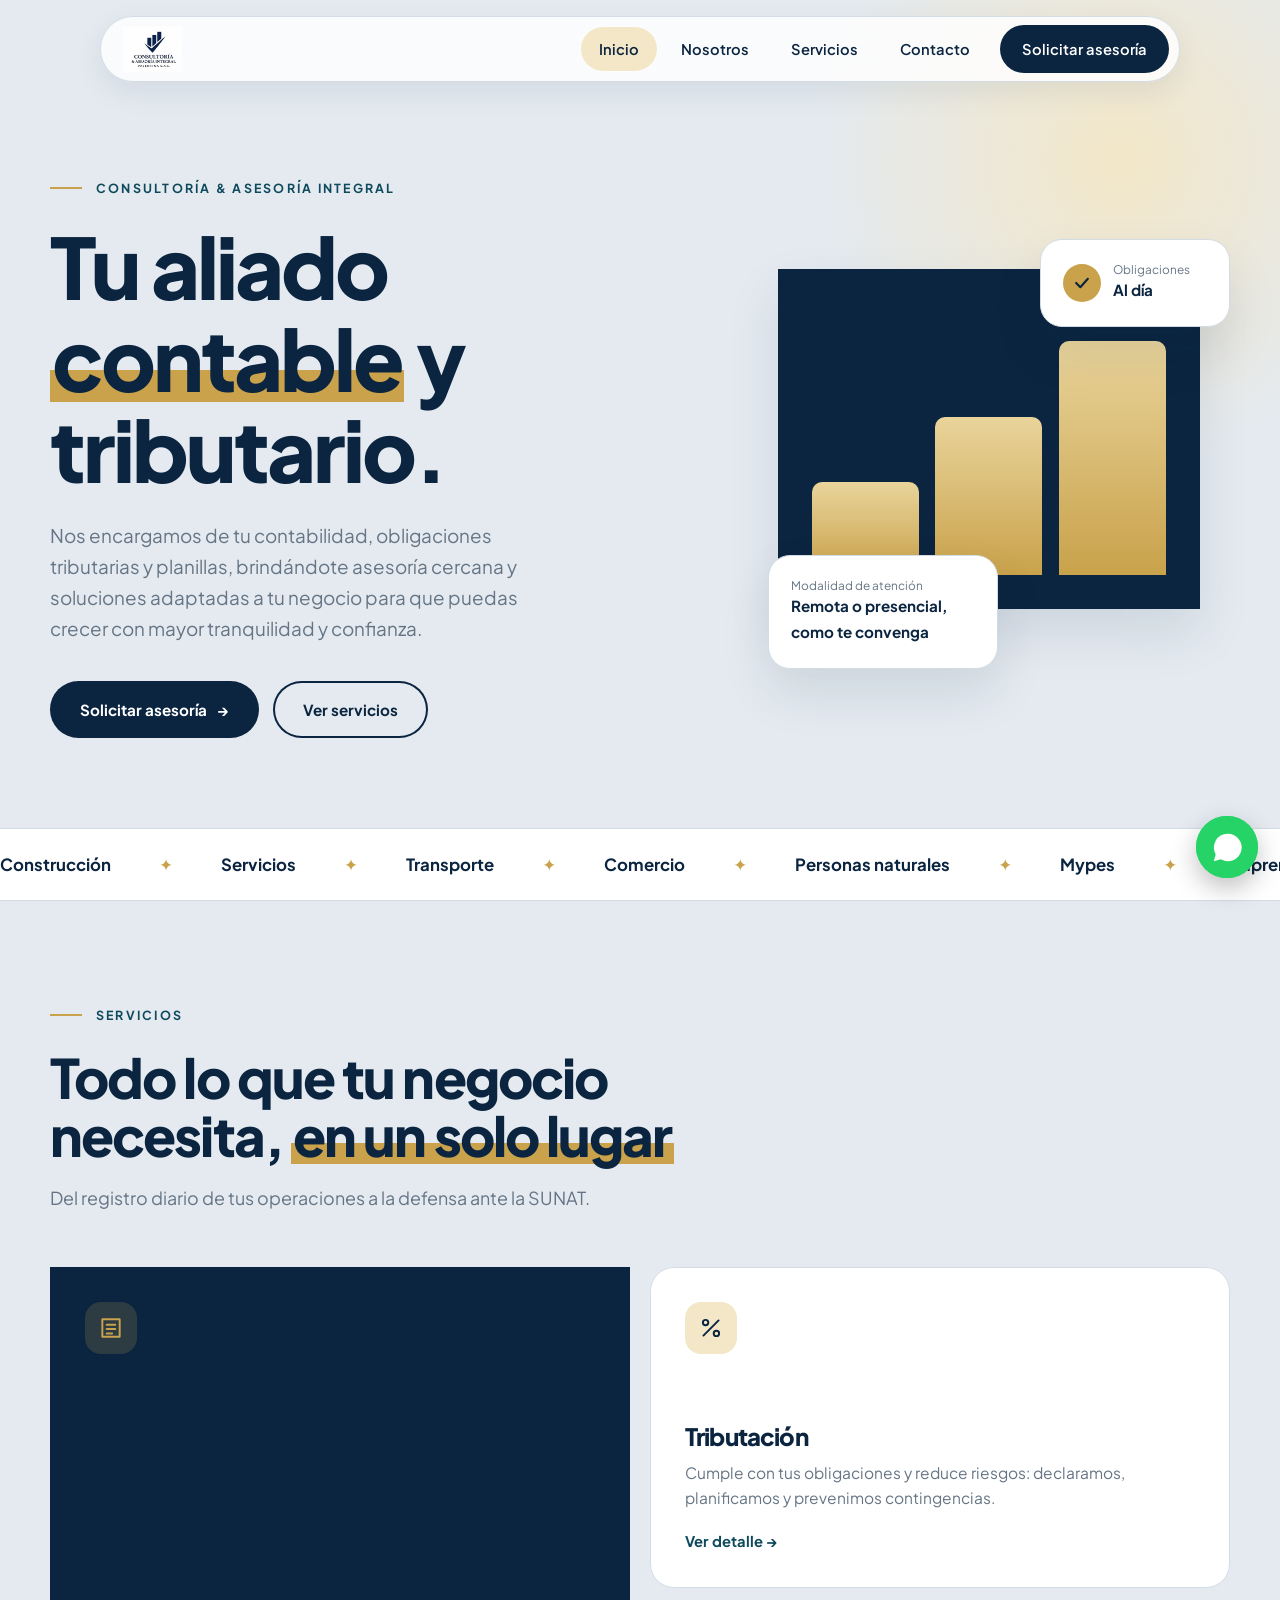
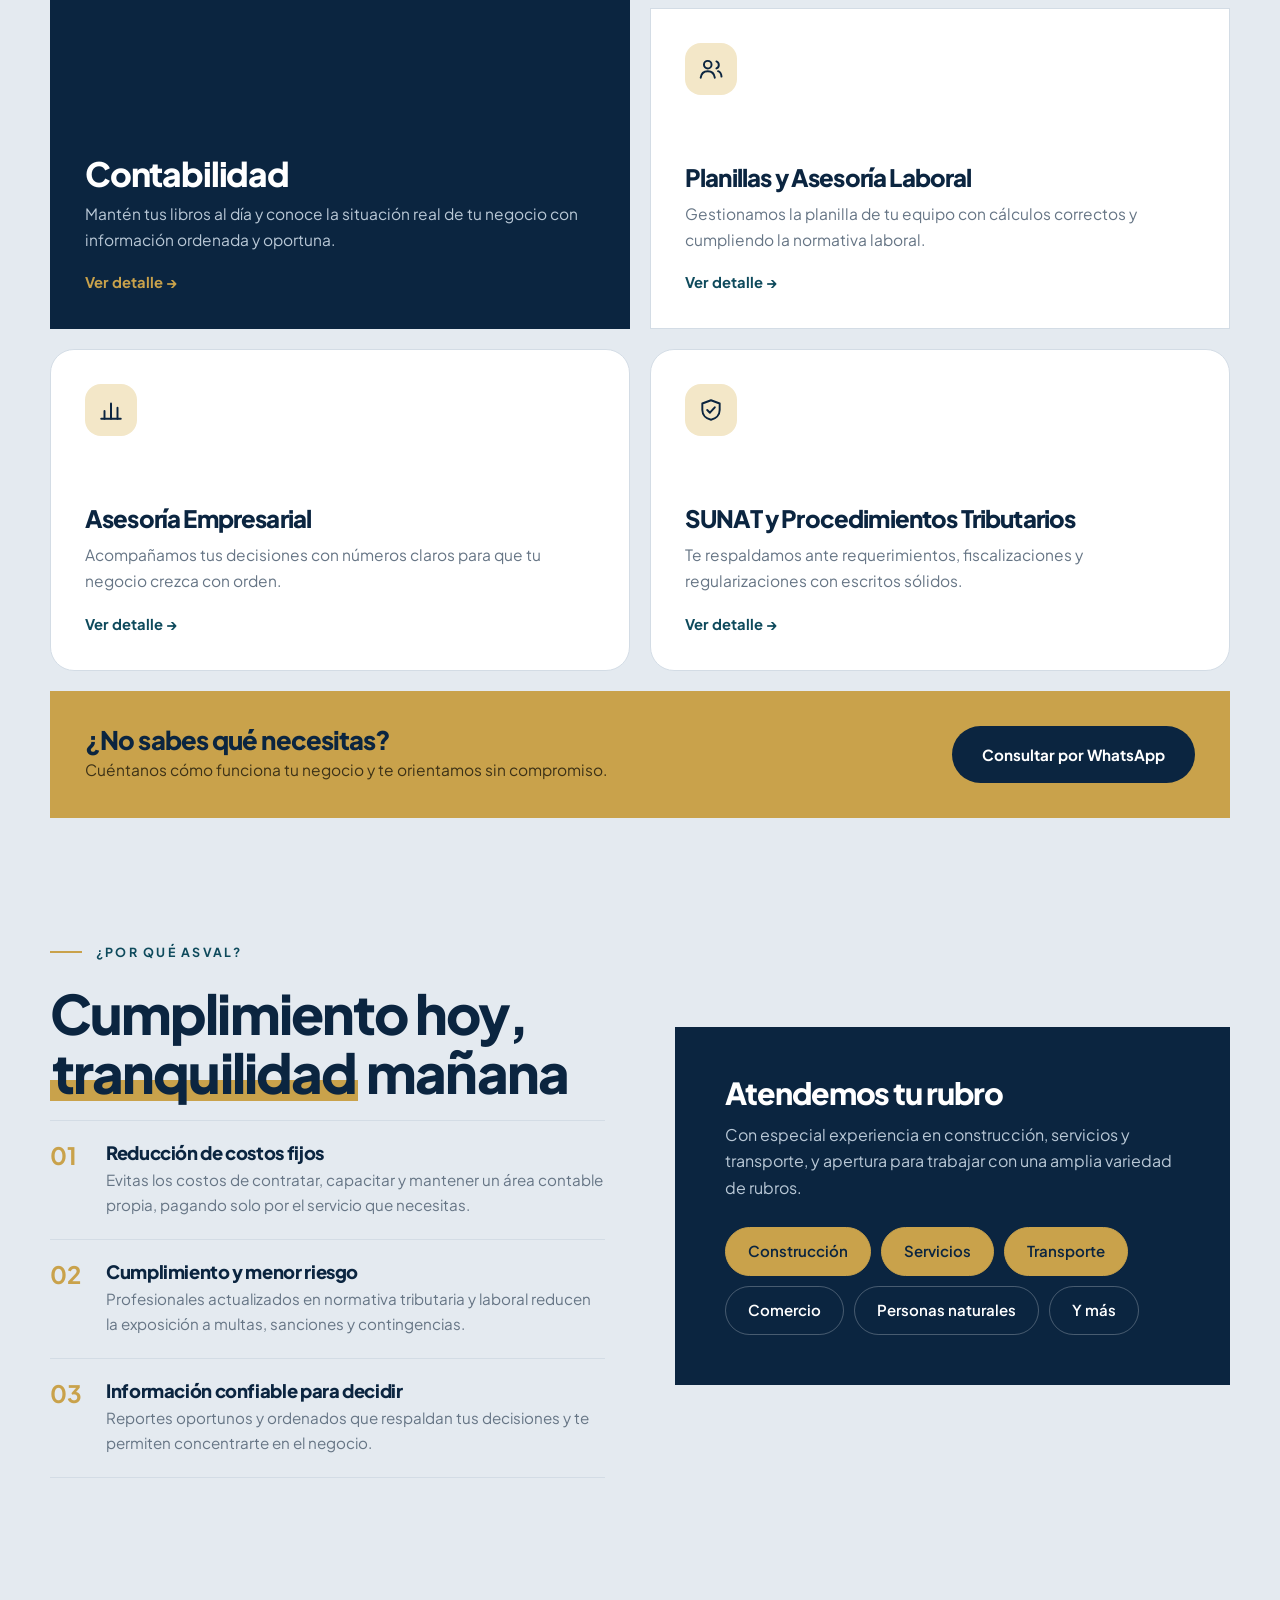
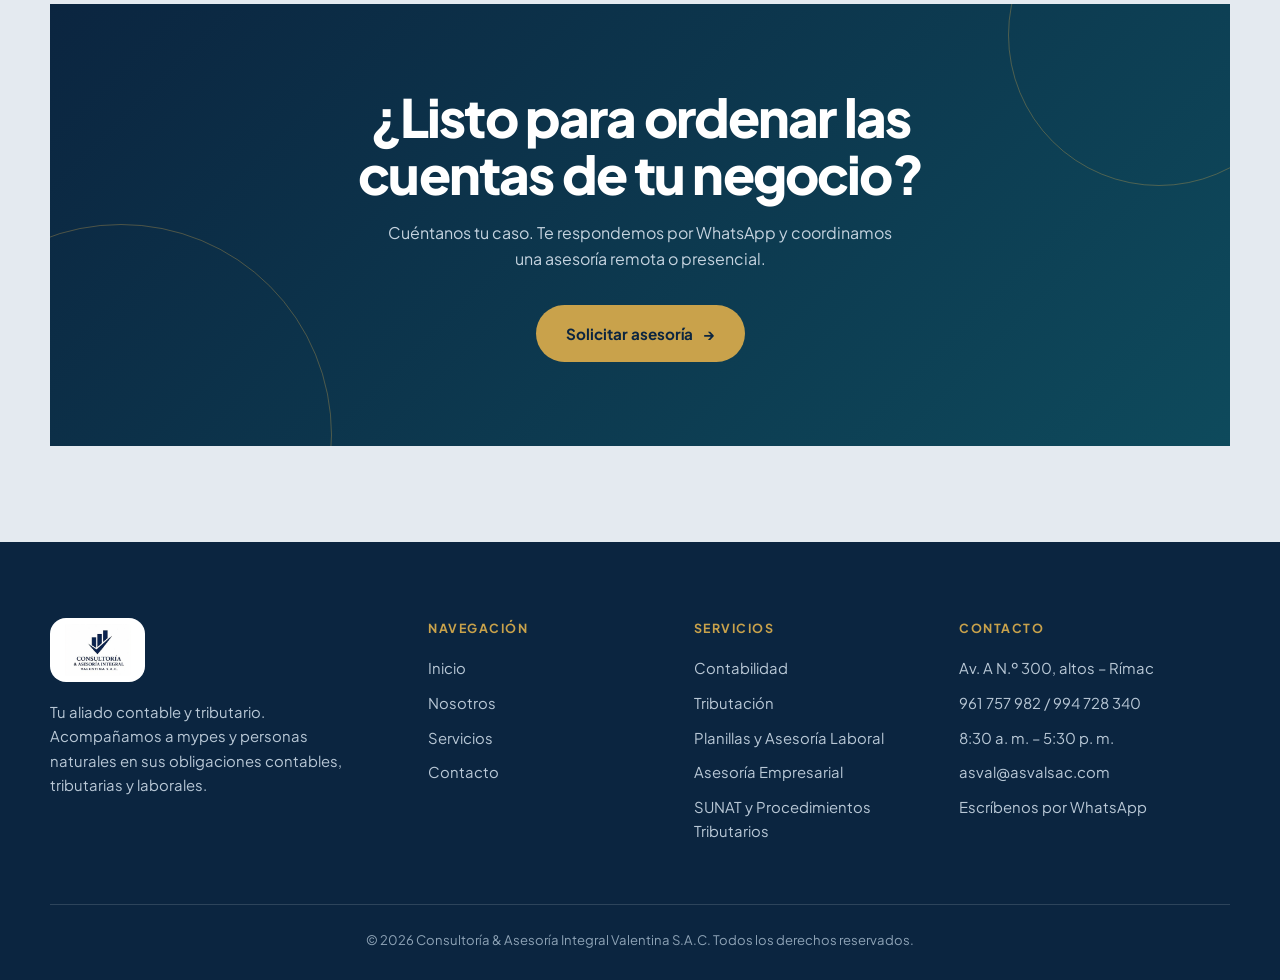
<file: index.html>
<!DOCTYPE html>
<html lang="es">
<head>
<meta charset="UTF-8">
<meta name="viewport" content="width=device-width, initial-scale=1">
<title>Asval | Consultoría contable, tributaria y laboral en Lima</title>
<meta name="description" content="Asval: asesoría contable, tributaria, laboral y empresarial para mypes y personas naturales. Atención remota y presencial.">
<meta name="theme-color" content="#e4eaf0">
<link rel="icon" type="image/x-icon" href="favicon_asval/favicon.ico">
<link rel="icon" type="image/png" sizes="32x32" href="favicon_asval/favicon-32x32.png">
<link rel="apple-touch-icon" href="favicon_asval/apple-touch-icon.png">
<link rel="preconnect" href="https://fonts.googleapis.com">
<link rel="preconnect" href="https://fonts.gstatic.com" crossorigin>
<link href="https://fonts.googleapis.com/css2?family=Plus+Jakarta+Sans:wght@400;500;600;700;800&display=swap" rel="stylesheet">
<link rel="stylesheet" href="css/styles.css">
</head>
<body>
<header class="site"><div class="nav">
  <a class="brand" href="index.html" aria-label="Asval – Inicio"><img src="img/logo.png" alt="Asval Consultoría &amp; Asesoría Integral"></a>
  <nav class="menu main">
    <a href="index.html" class="active">Inicio</a><a href="nosotros.html">Nosotros</a><a href="servicios.html">Servicios</a><a href="contacto.html">Contacto</a>
    <a class="btn btn-navy" href="contacto.html">Solicitar asesoría</a>
  </nav>
  <button class="burger" aria-label="Abrir menú" aria-expanded="false"><span></span><span></span><span></span></button>
</div></header>

<main>
<section class="hero"><div class="container hero-grid">
  <div>
    <span class="tag">Consultoría &amp; Asesoría Integral</span>
    <h1>Tu aliado <mark>contable</mark> y tributario.</h1>
    <p>Nos encargamos de tu contabilidad, obligaciones tributarias y planillas, brindándote asesoría cercana y soluciones adaptadas a tu negocio para que puedas crecer con mayor tranquilidad y confianza.</p>
    <div class="hero-actions">
      <a class="btn btn-navy" href="contacto.html">Solicitar asesoría <span class="arrow">→</span></a>
      <a class="btn btn-ghost" href="servicios.html">Ver servicios</a>
    </div>
  </div>
  <div class="hero-visual" aria-hidden="true">
    <div class="vcard v1"><div class="bar"></div><div class="bar"></div><div class="bar"></div></div>
    <div class="vcard v2"><div class="ok"><svg viewBox="0 0 24 24"><path d="M5 12l5 5 9-10"/></svg></div><div><small>Obligaciones</small><strong>Al día</strong></div></div>
    <div class="vcard v3"><small>Modalidad de atención</small><strong>Remota o presencial,<br>como te convenga</strong></div>
  </div>
</div></section>

<section class="marquee" aria-label="Rubros que atendemos"><div class="track"><span>Construcción</span><span>Servicios</span><span>Transporte</span><span>Comercio</span><span>Personas naturales</span><span>Mypes</span><span>Emprendedores</span><span>Construcción</span><span>Servicios</span><span>Transporte</span><span>Comercio</span><span>Personas naturales</span><span>Mypes</span><span>Emprendedores</span></div></section>

<section><div class="container">
  <div class="head reveal"><span class="tag">Servicios</span><h2 class="h2">Todo lo que tu negocio necesita, <mark>en un solo lugar</mark></h2>
    <p class="lead">Del registro diario de tus operaciones a la defensa ante la SUNAT.</p></div>
  <div class="bento">
    <a class="b b1 reveal" href="servicios.html#contabilidad"><div class="ico"><svg viewBox="0 0 24 24"><path d="M4 4h16v16H4z"/><path d="M8 9h8M8 13h8M8 17h5"/></svg></div><h3>Contabilidad</h3><p>Mantén tus libros al día y conoce la situación real de tu negocio con información ordenada y oportuna.</p><span class="more">Ver detalle →</span></a>
    <a class="b b2 reveal" href="servicios.html#tributacion"><div class="ico"><svg viewBox="0 0 24 24"><path d="M19 5L5 19"/><circle cx="7" cy="7" r="2.5"/><circle cx="17" cy="17" r="2.5"/></svg></div><h3>Tributación</h3><p>Cumple con tus obligaciones y reduce riesgos: declaramos, planificamos y prevenimos contingencias.</p><span class="more">Ver detalle →</span></a>
    <a class="b b3 reveal" href="servicios.html#planillas"><div class="ico"><svg viewBox="0 0 24 24"><circle cx="9" cy="8" r="3.5"/><path d="M2.5 20c.5-4 3-6 6.5-6s6 2 6.5 6"/><path d="M17 5a3.5 3.5 0 0 1 0 6.5M18.5 14c2 .6 3 2.5 3.2 5"/></svg></div><h3>Planillas y Asesoría Laboral</h3><p>Gestionamos la planilla de tu equipo con cálculos correctos y cumpliendo la normativa laboral.</p><span class="more">Ver detalle →</span></a>
    <a class="b b4 reveal" href="servicios.html#empresarial"><div class="ico"><svg viewBox="0 0 24 24"><path d="M3 20h18"/><path d="M6 20v-7M12 20V6M18 20v-10"/></svg></div><h3>Asesoría Empresarial</h3><p>Acompañamos tus decisiones con números claros para que tu negocio crezca con orden.</p><span class="more">Ver detalle →</span></a>
    <a class="b b5 reveal" href="servicios.html#sunat"><div class="ico"><svg viewBox="0 0 24 24"><path d="M12 3l8 3v6c0 4.5-3.4 8-8 9-4.6-1-8-4.5-8-9V6z"/><path d="M8.5 12l2.5 2.5 4.5-5"/></svg></div><h3>SUNAT y Procedimientos Tributarios</h3><p>Te respaldamos ante requerimientos, fiscalizaciones y regularizaciones con escritos sólidos.</p><span class="more">Ver detalle →</span></a>
    <div class="b b-help reveal"><div><h3>¿No sabes qué necesitas?</h3><p>Cuéntanos cómo funciona tu negocio y te orientamos sin compromiso.</p></div><a class="btn btn-navy" href="https://wa.me/51961757982?text=Hola%2C%20quisiera%20informaci%C3%B3n%20sobre%20los%20servicios%20de%20Asval." target="_blank" rel="noopener">Consultar por WhatsApp</a></div>
  </div>
</div></section>

<section style="padding-top:20px"><div class="container why">
  <div class="reveal"><span class="tag">¿Por qué Asval?</span><h2 class="h2">Cumplimiento hoy, <mark>tranquilidad</mark> mañana</h2>
    <ul class="list">
      <li><b>01</b><div><h3>Reducción de costos fijos</h3><p>Evitas los costos de contratar, capacitar y mantener un área contable propia, pagando solo por el servicio que necesitas.</p></div></li>
      <li><b>02</b><div><h3>Cumplimiento y menor riesgo</h3><p>Profesionales actualizados en normativa tributaria y laboral reducen la exposición a multas, sanciones y contingencias.</p></div></li>
      <li><b>03</b><div><h3>Información confiable para decidir</h3><p>Reportes oportunos y ordenados que respaldan tus decisiones y te permiten concentrarte en el negocio.</p></div></li>
    </ul></div>
  <div class="rubros reveal"><h3>Atendemos tu rubro</h3>
    <p>Con especial experiencia en construcción, servicios y transporte, y apertura para trabajar con una amplia variedad de rubros.</p>
    <div class="pills"><span class="pill on">Construcción</span><span class="pill on">Servicios</span><span class="pill on">Transporte</span><span class="pill">Comercio</span><span class="pill">Personas naturales</span><span class="pill">Y más</span></div></div>
</div></section>


<div class="cta-wrap"><div class="container"><div class="cta reveal">
  <h2>¿Listo para ordenar las cuentas de tu negocio?</h2>
  <p>Cuéntanos tu caso. Te respondemos por WhatsApp y coordinamos una asesoría remota o presencial.</p>
  <a class="btn btn-gold" href="contacto.html">Solicitar asesoría <span class="arrow">→</span></a>
</div></div></div>
</main>
<footer class="site"><div class="container foot">
  <div class="foot-grid">
    <div class="brandtxt"><img src="img/logo.png" alt="Asval"><p>Tu aliado contable y tributario. Acompañamos a mypes y personas naturales en sus obligaciones contables, tributarias y laborales.</p></div>
    <div><h4>Navegación</h4><ul><li><a href="index.html">Inicio</a></li><li><a href="nosotros.html">Nosotros</a></li><li><a href="servicios.html">Servicios</a></li><li><a href="contacto.html">Contacto</a></li></ul></div>
    <div><h4>Servicios</h4><ul><li><a href="servicios.html#contabilidad">Contabilidad</a></li><li><a href="servicios.html#tributacion">Tributación</a></li><li><a href="servicios.html#planillas">Planillas y Asesoría Laboral</a></li><li><a href="servicios.html#empresarial">Asesoría Empresarial</a></li><li><a href="servicios.html#sunat">SUNAT y Procedimientos Tributarios</a></li></ul></div>
    <div><h4>Contacto</h4><ul>
      <li>Av. A N.º 300, altos – Rímac</li>
      <li><a href="tel:+51961757982">961 757 982</a> / <a href="tel:+51994728340">994 728 340</a></li>
      <li>8:30 a. m. – 5:30 p. m.</li>
      <li><a href="mailto:asval@asvalsac.com">asval@asvalsac.com</a></li>
      <li><a href="https://wa.me/51961757982?text=Hola%2C%20quisiera%20informaci%C3%B3n%20sobre%20los%20servicios%20de%20Asval.">Escríbenos por WhatsApp</a></li></ul></div>
  </div>
  <div class="copy">© 2026 Consultoría &amp; Asesoría Integral Valentina S.A.C. Todos los derechos reservados.</div>
</div></footer>
<a class="wa-float" href="https://wa.me/51961757982?text=Hola%2C%20quisiera%20informaci%C3%B3n%20sobre%20los%20servicios%20de%20Asval." target="_blank" rel="noopener" aria-label="Escribir por WhatsApp"><svg viewBox="0 0 24 24"><path d="M17.5 14.4c-.3-.1-1.7-.8-2-.9s-.5-.1-.7.1c-.2.3-.8.9-.9 1.1-.2.2-.3.2-.6.1-1.7-.8-2.8-1.5-3.9-3.4-.3-.5.3-.5.8-1.5.1-.2 0-.4 0-.5l-.9-2.1c-.2-.6-.5-.5-.7-.5h-.6c-.2 0-.5.1-.8.4-.3.3-1 1-1 2.5s1.1 2.9 1.2 3.1c.2.2 2.1 3.2 5.1 4.5 1.9.8 2.6.9 3.6.7.6-.1 1.7-.7 2-1.4.2-.7.2-1.3.2-1.4-.1-.2-.3-.3-.6-.4zM12 2a10 10 0 0 0-8.6 15L2 22l5.2-1.4A10 10 0 1 0 12 2z"/></svg></a>
<script src="js/main.js"></script>
</body>
</html>
</file>
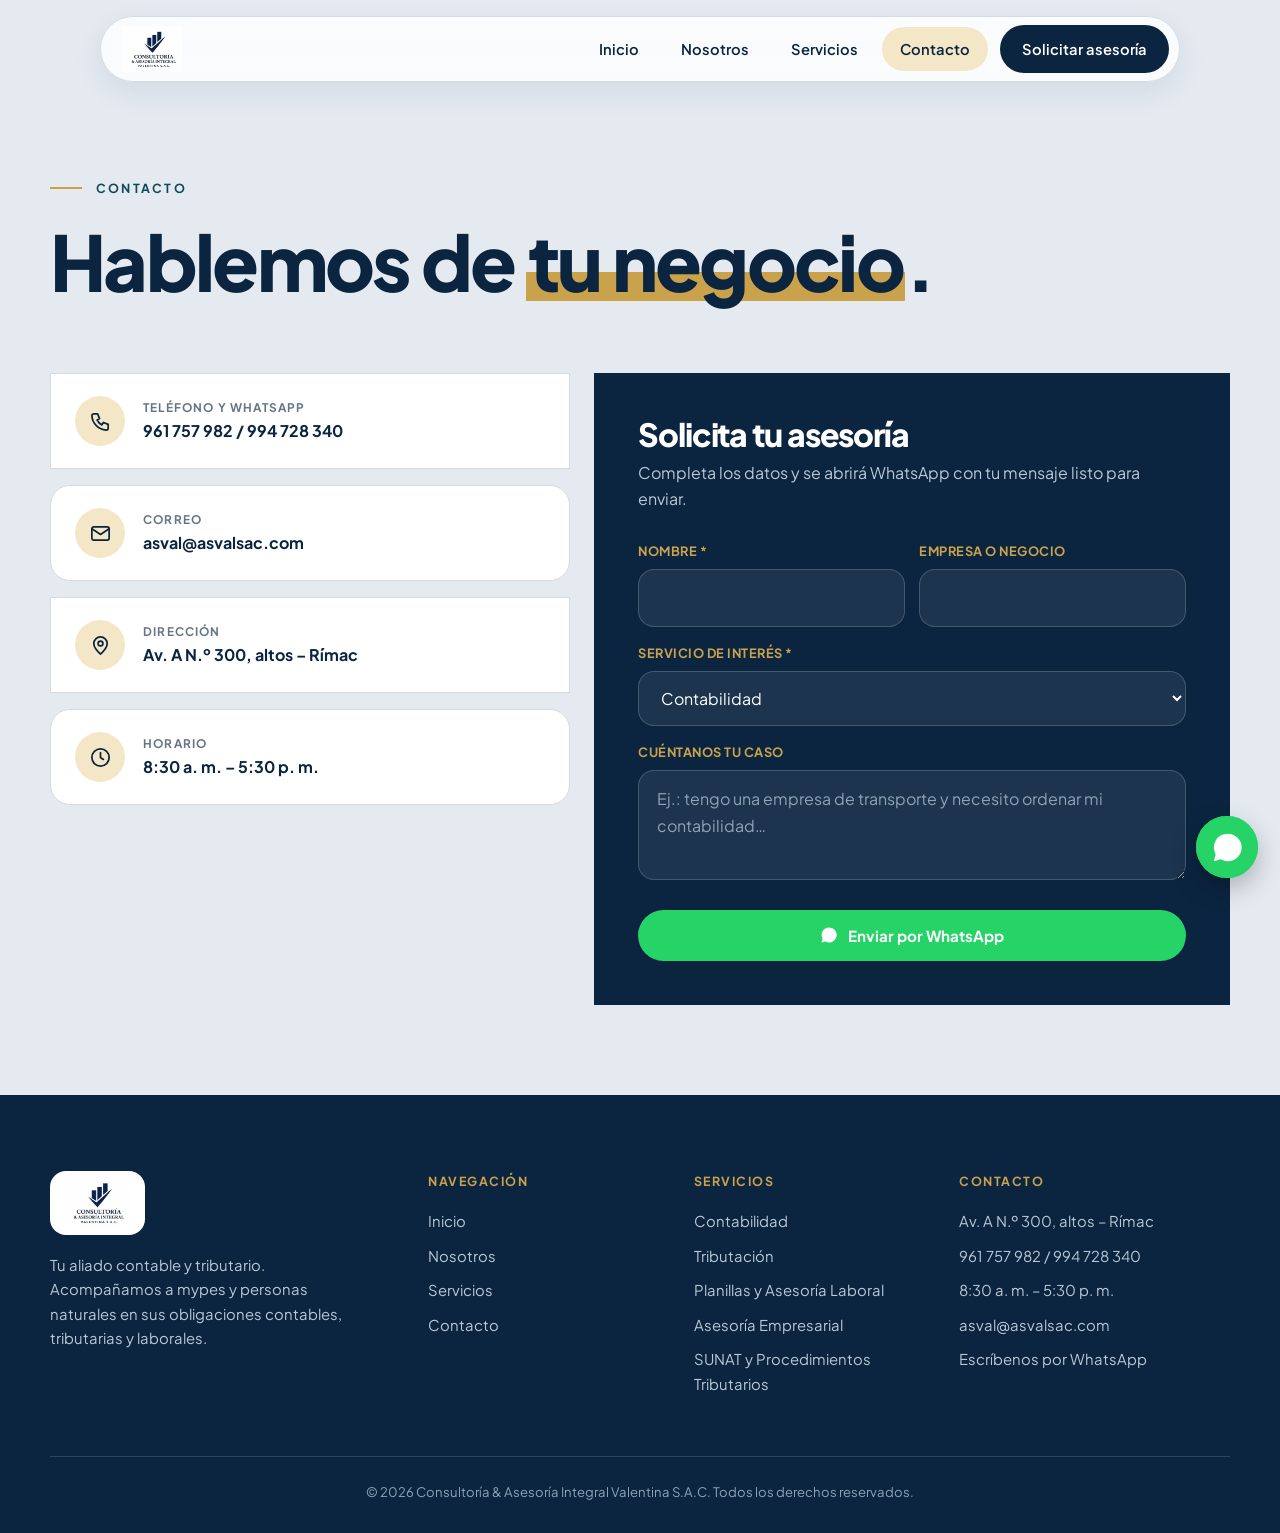
<file: contacto.html>
<!DOCTYPE html>
<html lang="es">
<head>
<meta charset="UTF-8">
<meta name="viewport" content="width=device-width, initial-scale=1">
<title>Contacto | Asval Consultoría & Asesoría Integral</title>
<meta name="description" content="Contáctanos por WhatsApp o teléfono. Av. A N.º 300, altos – Rímac. 8:30 a. m. a 5:30 p. m.">
<meta name="theme-color" content="#e4eaf0">
<link rel="icon" type="image/x-icon" href="favicon_asval/favicon.ico">
<link rel="icon" type="image/png" sizes="32x32" href="favicon_asval/favicon-32x32.png">
<link rel="apple-touch-icon" href="favicon_asval/apple-touch-icon.png">
<link rel="manifest" href="favicon_asval/site.webmanifest">
<link rel="preconnect" href="https://fonts.googleapis.com">
<link rel="preconnect" href="https://fonts.gstatic.com" crossorigin>
<link href="https://fonts.googleapis.com/css2?family=Plus+Jakarta+Sans:wght@400;500;600;700;800&display=swap" rel="stylesheet">
<link rel="stylesheet" href="css/styles.css">
</head>
<body>
<header class="site"><div class="nav">
  <a class="brand" href="index.html" aria-label="Asval – Inicio"><img src="img/logo.png" alt="Asval Consultoría &amp; Asesoría Integral"></a>
  <nav class="menu main">
    <a href="index.html">Inicio</a><a href="nosotros.html">Nosotros</a><a href="servicios.html">Servicios</a><a href="contacto.html" class="active">Contacto</a>
    <a class="btn btn-navy" href="contacto.html">Solicitar asesoría</a>
  </nav>
  <button class="burger" aria-label="Abrir menú" aria-expanded="false"><span></span><span></span><span></span></button>
</div></header>

<main>
<section class="phero" style="padding-bottom:30px"><div class="container"><span class="tag">Contacto</span><h1>Hablemos de <mark>tu negocio</mark>.</h1></div></section>
<section style="padding:20px 0 90px"><div class="container cgrid">
  <div class="cinfo reveal">
    <div class="ci"><div class="ico"><svg viewBox="0 0 24 24"><path d="M5 4h4l2 5-2.5 1.5a11 11 0 0 0 5 5L15 13l5 2v4a2 2 0 0 1-2 2A16 16 0 0 1 3 6a2 2 0 0 1 2-2z"/></svg></div><div><small>Teléfono y WhatsApp</small><b><a href="https://wa.me/51961757982">961 757 982</a> / <a href="https://wa.me/51994728340">994 728 340</a></b></div></div>
    <div class="ci"><div class="ico"><svg viewBox="0 0 24 24"><rect x="3" y="5" width="18" height="14" rx="2"/><path d="M3 7l9 6 9-6"/></svg></div><div><small>Correo</small><b><a href="mailto:asval@asvalsac.com">asval@asvalsac.com</a></b></div></div>
    <div class="ci"><div class="ico"><svg viewBox="0 0 24 24"><path d="M12 21s-7-6.2-7-11a7 7 0 0 1 14 0c0 4.8-7 11-7 11z"/><circle cx="12" cy="10" r="2.5"/></svg></div><div><small>Dirección</small><b>Av. A N.º 300, altos – Rímac</b></div></div>
    <div class="ci"><div class="ico"><svg viewBox="0 0 24 24"><circle cx="12" cy="12" r="9"/><path d="M12 7v5l3 2"/></svg></div><div><small>Horario</small><b>8:30 a. m. – 5:30 p. m.</b></div></div>
  </div>
  <form class="quote reveal" id="quote-form">
    <h2>Solicita tu asesoría</h2>
    <p>Completa los datos y se abrirá WhatsApp con tu mensaje listo para enviar.</p>
    <div class="row2">
      <div class="field"><label for="nombre">NOMBRE *</label><input id="nombre" name="nombre" required autocomplete="name"></div>
      <div class="field"><label for="empresa">EMPRESA O NEGOCIO</label><input id="empresa" name="empresa" autocomplete="organization"></div>
    </div>
    <div class="field"><label for="servicio">SERVICIO DE INTERÉS *</label><select id="servicio" name="servicio" required><option>Contabilidad</option><option>Tributación</option><option>Planillas y Asesoría Laboral</option><option>Asesoría Empresarial</option><option>SUNAT y Procedimientos Tributarios</option><option>Otro / No estoy seguro</option></select></div>
    <div class="field"><label for="mensaje">CUÉNTANOS TU CASO</label><textarea id="mensaje" name="mensaje" placeholder="Ej.: tengo una empresa de transporte y necesito ordenar mi contabilidad…"></textarea></div>
    <button class="btn btn-wa" type="submit"><svg viewBox="0 0 24 24"><path d="M17.5 14.4c-.3-.1-1.7-.8-2-.9s-.5-.1-.7.1c-.2.3-.8.9-.9 1.1-.2.2-.3.2-.6.1-1.7-.8-2.8-1.5-3.9-3.4-.3-.5.3-.5.8-1.5.1-.2 0-.4 0-.5l-.9-2.1c-.2-.6-.5-.5-.7-.5h-.6c-.2 0-.5.1-.8.4-.3.3-1 1-1 2.5s1.1 2.9 1.2 3.1c.2.2 2.1 3.2 5.1 4.5 1.9.8 2.6.9 3.6.7.6-.1 1.7-.7 2-1.4.2-.7.2-1.3.2-1.4-.1-.2-.3-.3-.6-.4zM12 2a10 10 0 0 0-8.6 15L2 22l5.2-1.4A10 10 0 1 0 12 2z"/></svg> Enviar por WhatsApp</button>
  </form>
</div></section>
</main>
<footer class="site"><div class="container foot">
  <div class="foot-grid">
    <div class="brandtxt"><img src="img/logo.png" alt="Asval"><p>Tu aliado contable y tributario. Acompañamos a mypes y personas naturales en sus obligaciones contables, tributarias y laborales.</p></div>
    <div><h4>Navegación</h4><ul><li><a href="index.html">Inicio</a></li><li><a href="nosotros.html">Nosotros</a></li><li><a href="servicios.html">Servicios</a></li><li><a href="contacto.html">Contacto</a></li></ul></div>
    <div><h4>Servicios</h4><ul><li><a href="servicios.html#contabilidad">Contabilidad</a></li><li><a href="servicios.html#tributacion">Tributación</a></li><li><a href="servicios.html#planillas">Planillas y Asesoría Laboral</a></li><li><a href="servicios.html#empresarial">Asesoría Empresarial</a></li><li><a href="servicios.html#sunat">SUNAT y Procedimientos Tributarios</a></li></ul></div>
    <div><h4>Contacto</h4><ul>
      <li>Av. A N.º 300, altos – Rímac</li>
      <li><a href="tel:+51961757982">961 757 982</a> / <a href="tel:+51994728340">994 728 340</a></li>
      <li>8:30 a. m. – 5:30 p. m.</li>
      <li><a href="mailto:asval@asvalsac.com">asval@asvalsac.com</a></li>
      <li><a href="https://wa.me/51961757982?text=Hola%2C%20quisiera%20informaci%C3%B3n%20sobre%20los%20servicios%20de%20Asval.">Escríbenos por WhatsApp</a></li></ul></div>
  </div>
  <div class="copy">© 2026 Consultoría &amp; Asesoría Integral Valentina S.A.C. Todos los derechos reservados.</div>
</div></footer>
<a class="wa-float" href="https://wa.me/51961757982?text=Hola%2C%20quisiera%20informaci%C3%B3n%20sobre%20los%20servicios%20de%20Asval." target="_blank" rel="noopener" aria-label="Escribir por WhatsApp"><svg viewBox="0 0 24 24"><path d="M17.5 14.4c-.3-.1-1.7-.8-2-.9s-.5-.1-.7.1c-.2.3-.8.9-.9 1.1-.2.2-.3.2-.6.1-1.7-.8-2.8-1.5-3.9-3.4-.3-.5.3-.5.8-1.5.1-.2 0-.4 0-.5l-.9-2.1c-.2-.6-.5-.5-.7-.5h-.6c-.2 0-.5.1-.8.4-.3.3-1 1-1 2.5s1.1 2.9 1.2 3.1c.2.2 2.1 3.2 5.1 4.5 1.9.8 2.6.9 3.6.7.6-.1 1.7-.7 2-1.4.2-.7.2-1.3.2-1.4-.1-.2-.3-.3-.6-.4zM12 2a10 10 0 0 0-8.6 15L2 22l5.2-1.4A10 10 0 1 0 12 2z"/></svg></a>
<script src="js/main.js"></script>
</body>
</html>
</file>
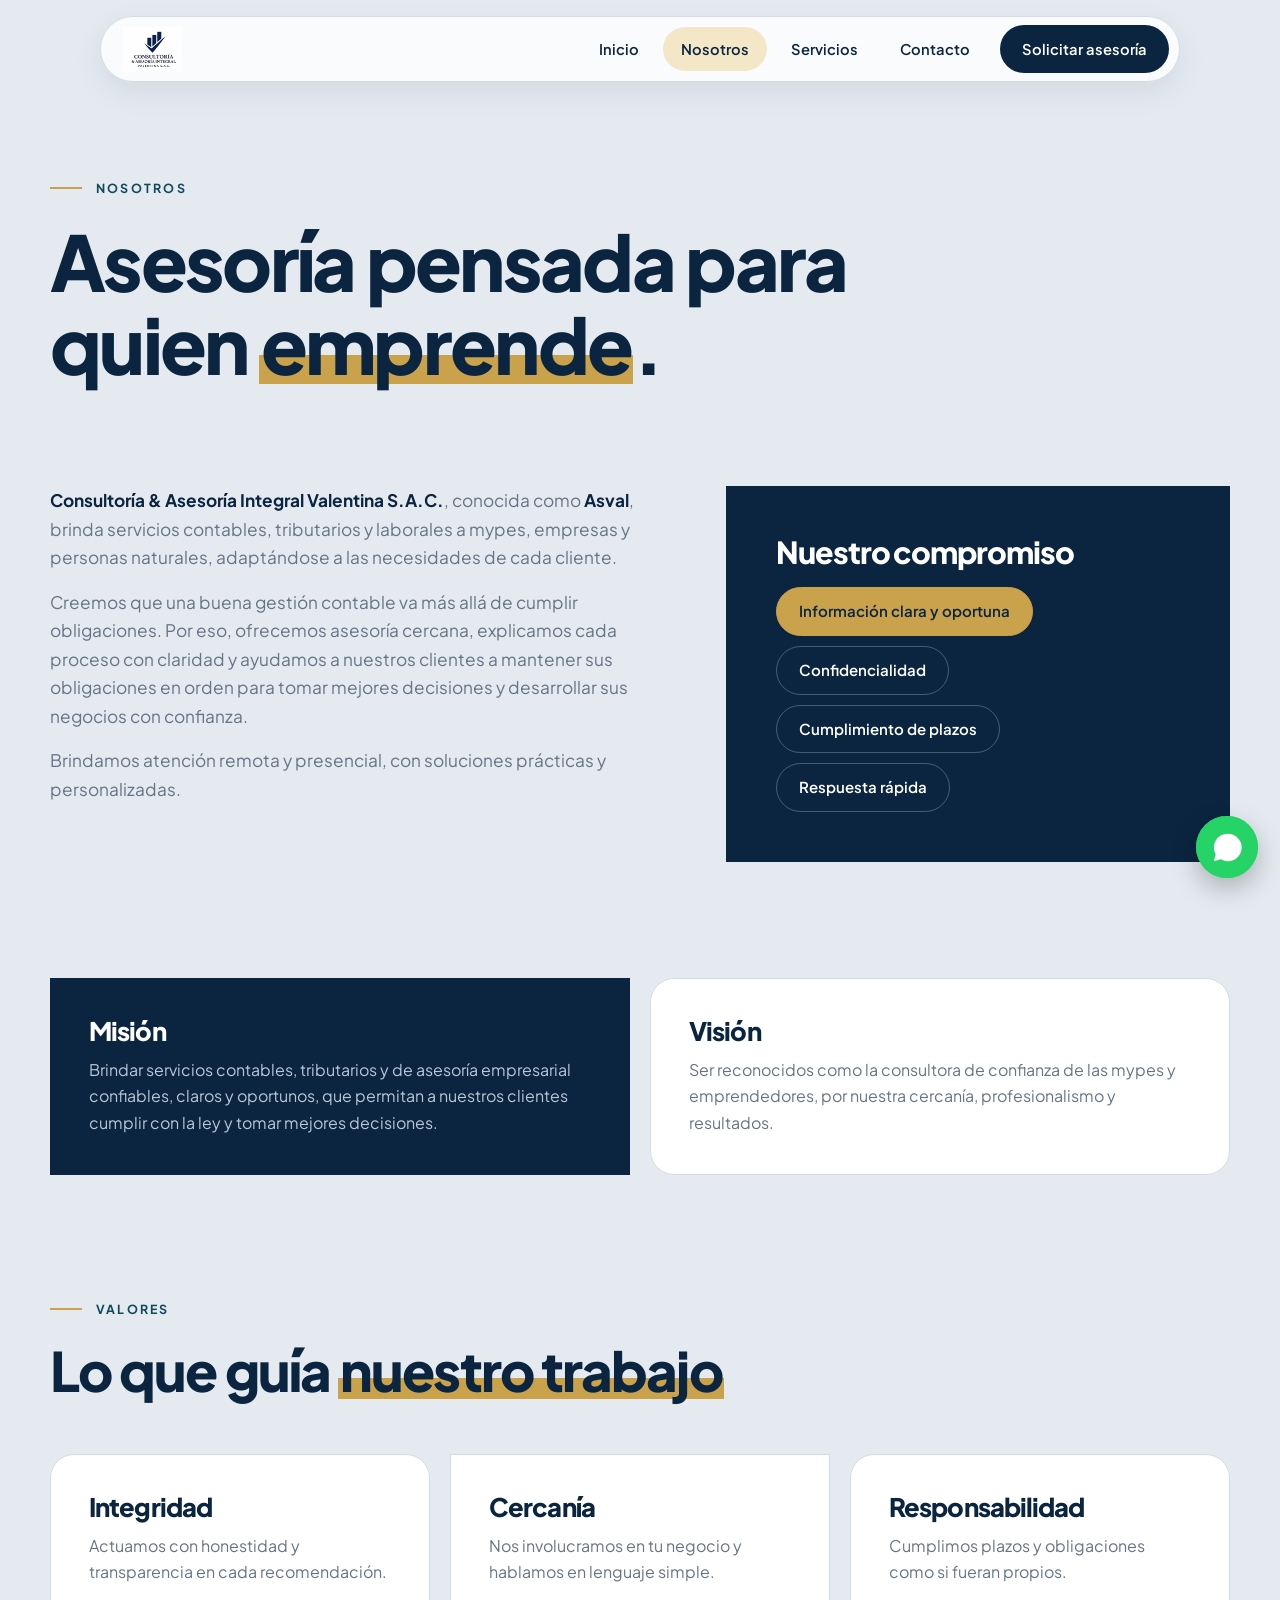
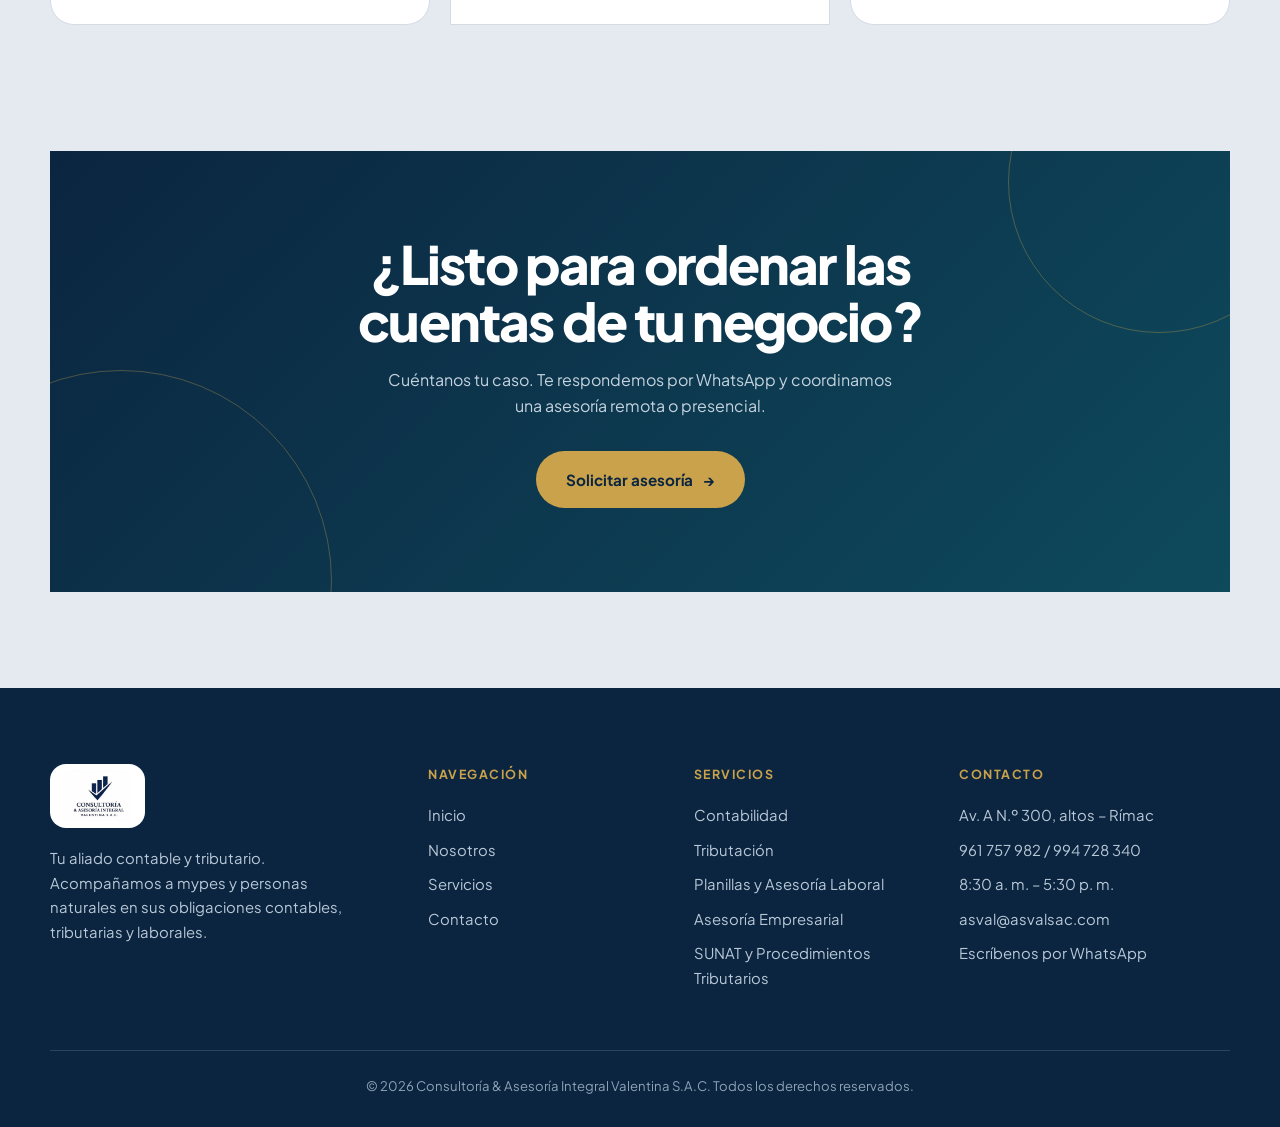
<file: nosotros.html>
<!DOCTYPE html>
<html lang="es">
<head>
<meta charset="UTF-8">
<meta name="viewport" content="width=device-width, initial-scale=1">
<title>Nosotros | Asval Consultoría & Asesoría Integral</title>
<meta name="description" content="Conoce a Asval: consultora contable y tributaria para mypes y personas naturales.">
<meta name="theme-color" content="#e4eaf0">
<link rel="icon" type="image/x-icon" href="favicon_asval/favicon.ico">
<link rel="icon" type="image/png" sizes="32x32" href="favicon_asval/favicon-32x32.png">
<link rel="apple-touch-icon" href="favicon_asval/apple-touch-icon.png">
<link rel="preconnect" href="https://fonts.googleapis.com">
<link rel="preconnect" href="https://fonts.gstatic.com" crossorigin>
<link href="https://fonts.googleapis.com/css2?family=Plus+Jakarta+Sans:wght@400;500;600;700;800&display=swap" rel="stylesheet">
<link rel="stylesheet" href="css/styles.css">
</head>
<body>
<header class="site"><div class="nav">
  <a class="brand" href="index.html" aria-label="Asval – Inicio"><img src="img/logo.png" alt="Asval Consultoría &amp; Asesoría Integral"></a>
  <nav class="menu main">
    <a href="index.html">Inicio</a><a href="nosotros.html" class="active">Nosotros</a><a href="servicios.html">Servicios</a><a href="contacto.html">Contacto</a>
    <a class="btn btn-navy" href="contacto.html">Solicitar asesoría</a>
  </nav>
  <button class="burger" aria-label="Abrir menú" aria-expanded="false"><span></span><span></span><span></span></button>
</div></header>

<main>
<section class="phero"><div class="container"><span class="tag">Nosotros</span><h1>Asesoría pensada para quien <mark>emprende</mark>.</h1></div></section>
<section style="padding-top:30px"><div class="container story">
  <div class="reveal"><p><strong style="color:var(--navy)">Consultoría &amp; Asesoría Integral Valentina S.A.C.</strong>, conocida como <strong style="color:var(--navy)">Asval</strong>, brinda servicios contables, tributarios y laborales a mypes, empresas y personas naturales, adaptándose a las necesidades de cada cliente.</p>
    <p>Creemos que una buena gestión contable va más allá de cumplir obligaciones. Por eso, ofrecemos asesoría cercana, explicamos cada proceso con claridad y ayudamos a nuestros clientes a mantener sus obligaciones en orden para tomar mejores decisiones y desarrollar sus negocios con confianza.</p>
    <p>Brindamos atención remota y presencial, con soluciones prácticas y personalizadas.</p></div>
  <div class="rubros reveal"><h3>Nuestro compromiso</h3><div class="pills" style="margin-top:18px"><span class="pill on">Información clara y oportuna</span><span class="pill">Confidencialidad</span><span class="pill">Cumplimiento de plazos</span><span class="pill">Respuesta rápida</span></div></div>
</div></section>
<section style="padding-top:20px"><div class="container"><div class="two">
  <div class="info dark reveal"><h3>Misión</h3><p>Brindar servicios contables, tributarios y de asesoría empresarial confiables, claros y oportunos, que permitan a nuestros clientes cumplir con la ley y tomar mejores decisiones.</p></div>
  <div class="info reveal"><h3>Visión</h3><p>Ser reconocidos como la consultora de confianza de las mypes y emprendedores, por nuestra cercanía, profesionalismo y resultados.</p></div>
</div></div></section>
<section style="padding-top:20px"><div class="container">
  <div class="head reveal"><span class="tag">Valores</span><h2 class="h2">Lo que guía <mark>nuestro trabajo</mark></h2></div>
  <div class="vals">
    <div class="info reveal"><h3>Integridad</h3><p>Actuamos con honestidad y transparencia en cada recomendación.</p></div>
    <div class="info reveal"><h3>Cercanía</h3><p>Nos involucramos en tu negocio y hablamos en lenguaje simple.</p></div>
    <div class="info reveal"><h3>Responsabilidad</h3><p>Cumplimos plazos y obligaciones como si fueran propios.</p></div>
  </div>
</div></section>

<div class="cta-wrap"><div class="container"><div class="cta reveal">
  <h2>¿Listo para ordenar las cuentas de tu negocio?</h2>
  <p>Cuéntanos tu caso. Te respondemos por WhatsApp y coordinamos una asesoría remota o presencial.</p>
  <a class="btn btn-gold" href="contacto.html">Solicitar asesoría <span class="arrow">→</span></a>
</div></div></div>
</main>
<footer class="site"><div class="container foot">
  <div class="foot-grid">
    <div class="brandtxt"><img src="img/logo.png" alt="Asval"><p>Tu aliado contable y tributario. Acompañamos a mypes y personas naturales en sus obligaciones contables, tributarias y laborales.</p></div>
    <div><h4>Navegación</h4><ul><li><a href="index.html">Inicio</a></li><li><a href="nosotros.html">Nosotros</a></li><li><a href="servicios.html">Servicios</a></li><li><a href="contacto.html">Contacto</a></li></ul></div>
    <div><h4>Servicios</h4><ul><li><a href="servicios.html#contabilidad">Contabilidad</a></li><li><a href="servicios.html#tributacion">Tributación</a></li><li><a href="servicios.html#planillas">Planillas y Asesoría Laboral</a></li><li><a href="servicios.html#empresarial">Asesoría Empresarial</a></li><li><a href="servicios.html#sunat">SUNAT y Procedimientos Tributarios</a></li></ul></div>
    <div><h4>Contacto</h4><ul>
      <li>Av. A N.º 300, altos – Rímac</li>
      <li><a href="tel:+51961757982">961 757 982</a> / <a href="tel:+51994728340">994 728 340</a></li>
      <li>8:30 a. m. – 5:30 p. m.</li>
      <li><a href="mailto:asval@asvalsac.com">asval@asvalsac.com</a></li>
      <li><a href="https://wa.me/51961757982?text=Hola%2C%20quisiera%20informaci%C3%B3n%20sobre%20los%20servicios%20de%20Asval.">Escríbenos por WhatsApp</a></li></ul></div>
  </div>
  <div class="copy">© 2026 Consultoría &amp; Asesoría Integral Valentina S.A.C. Todos los derechos reservados.</div>
</div></footer>
<a class="wa-float" href="https://wa.me/51961757982?text=Hola%2C%20quisiera%20informaci%C3%B3n%20sobre%20los%20servicios%20de%20Asval." target="_blank" rel="noopener" aria-label="Escribir por WhatsApp"><svg viewBox="0 0 24 24"><path d="M17.5 14.4c-.3-.1-1.7-.8-2-.9s-.5-.1-.7.1c-.2.3-.8.9-.9 1.1-.2.2-.3.2-.6.1-1.7-.8-2.8-1.5-3.9-3.4-.3-.5.3-.5.8-1.5.1-.2 0-.4 0-.5l-.9-2.1c-.2-.6-.5-.5-.7-.5h-.6c-.2 0-.5.1-.8.4-.3.3-1 1-1 2.5s1.1 2.9 1.2 3.1c.2.2 2.1 3.2 5.1 4.5 1.9.8 2.6.9 3.6.7.6-.1 1.7-.7 2-1.4.2-.7.2-1.3.2-1.4-.1-.2-.3-.3-.6-.4zM12 2a10 10 0 0 0-8.6 15L2 22l5.2-1.4A10 10 0 1 0 12 2z"/></svg></a>
<script src="js/main.js"></script>
</body>
</html>
</file>
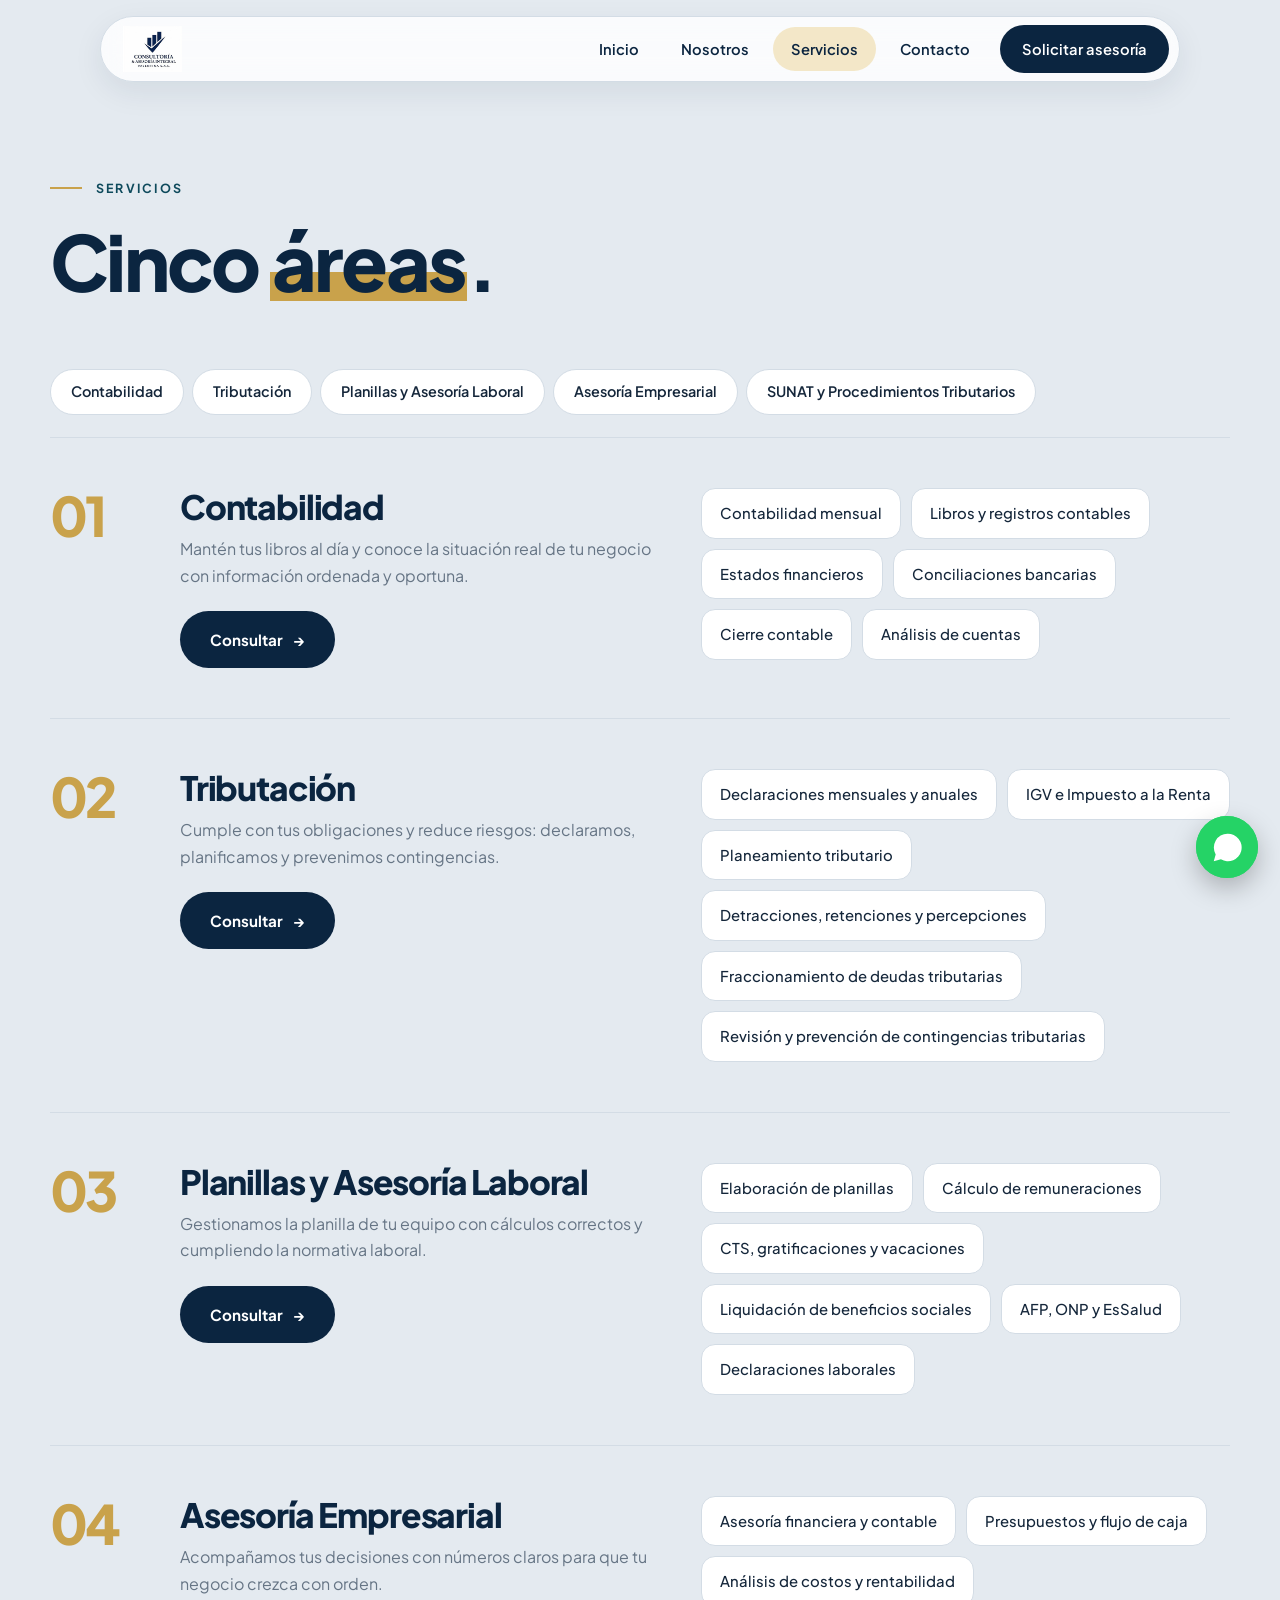
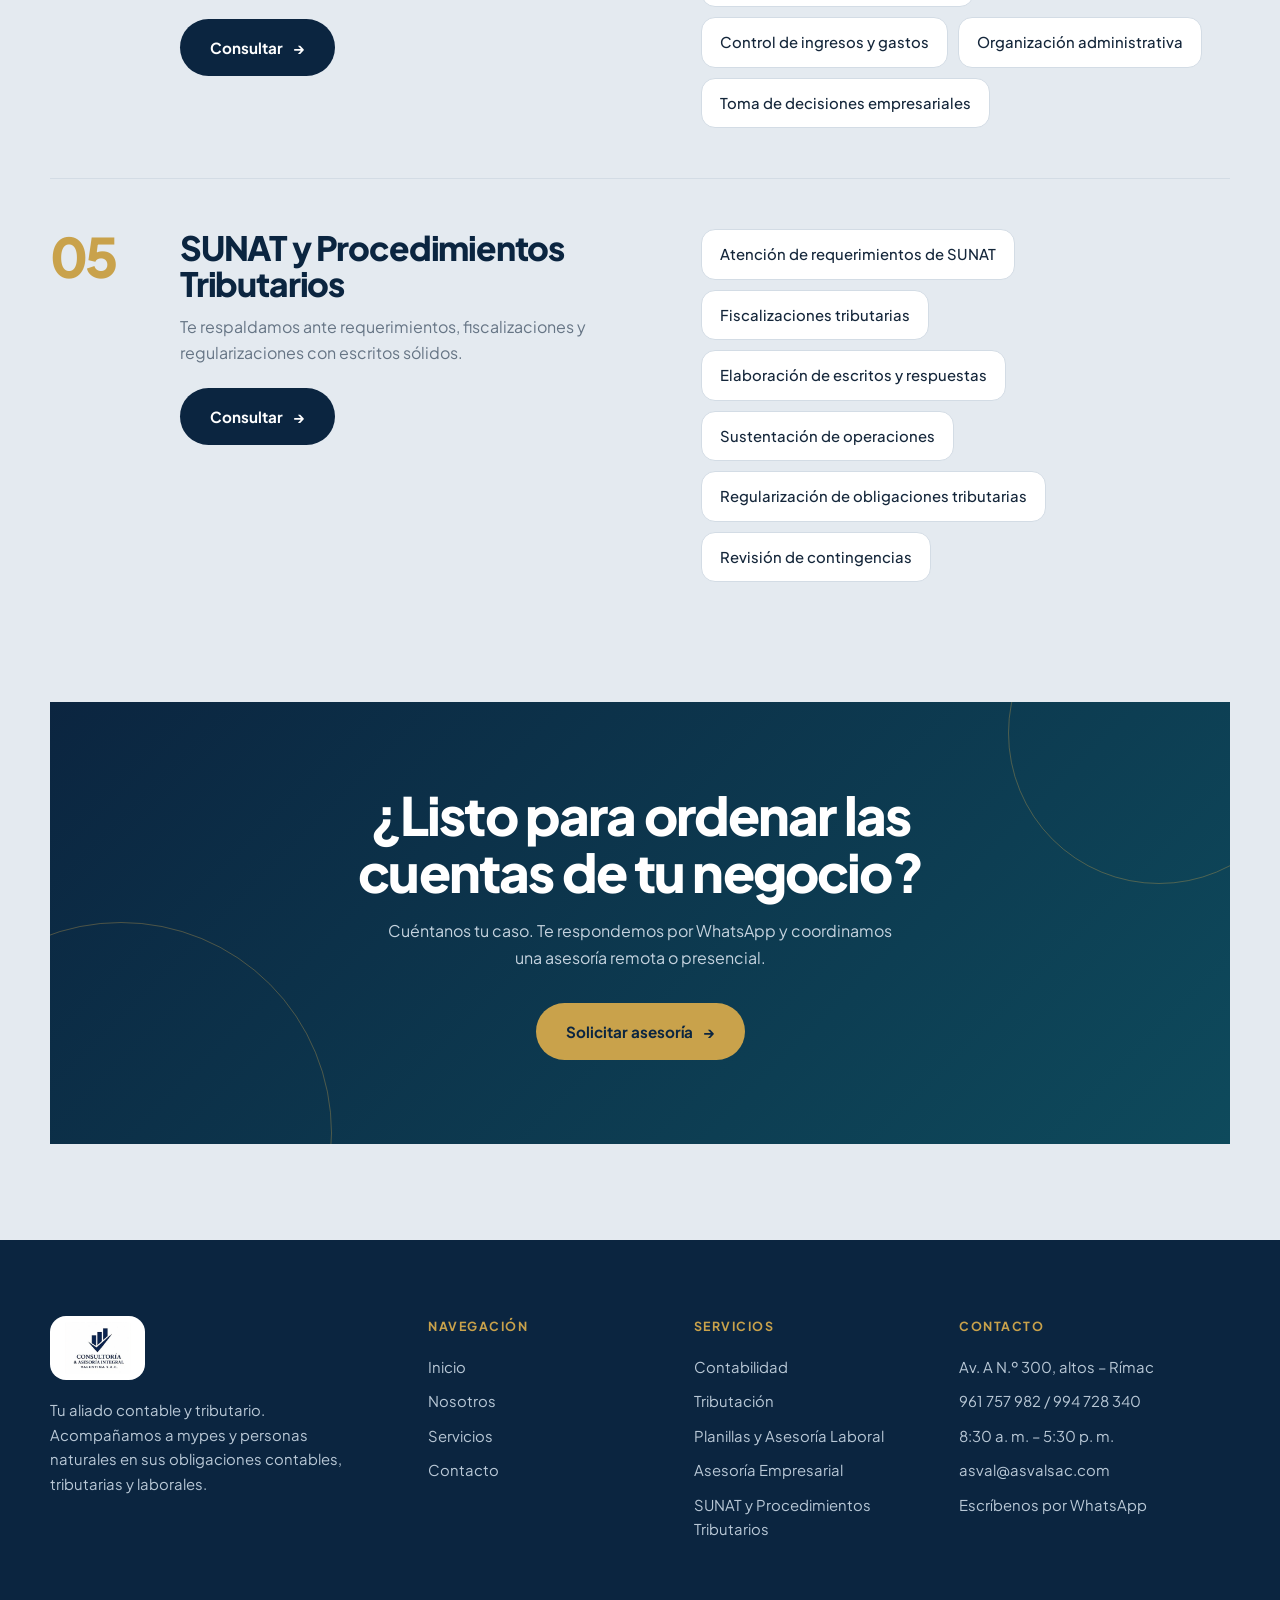
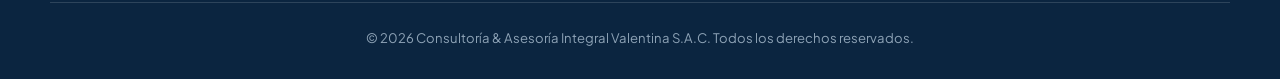
<file: servicios.html>
<!DOCTYPE html>
<html lang="es">
<head>
<meta charset="UTF-8">
<meta name="viewport" content="width=device-width, initial-scale=1">
<title>Servicios | Asval Consultoría & Asesoría Integral</title>
<meta name="description" content="Contabilidad, tributación, planillas, asesoría empresarial y procedimientos ante SUNAT.">
<meta name="theme-color" content="#e4eaf0">
<link rel="icon" type="image/x-icon" href="favicon_asval/favicon.ico">
<link rel="icon" type="image/png" sizes="32x32" href="favicon_asval/favicon-32x32.png">
<link rel="apple-touch-icon" href="favicon_asval/apple-touch-icon.png">
<link rel="preconnect" href="https://fonts.googleapis.com">
<link rel="preconnect" href="https://fonts.gstatic.com" crossorigin>
<link href="https://fonts.googleapis.com/css2?family=Plus+Jakarta+Sans:wght@400;500;600;700;800&display=swap" rel="stylesheet">
<link rel="stylesheet" href="css/styles.css">
</head>
<body>
<header class="site"><div class="nav">
  <a class="brand" href="index.html" aria-label="Asval – Inicio"><img src="img/logo.png" alt="Asval Consultoría &amp; Asesoría Integral"></a>
  <nav class="menu main">
    <a href="index.html">Inicio</a><a href="nosotros.html">Nosotros</a><a href="servicios.html" class="active">Servicios</a><a href="contacto.html">Contacto</a>
    <a class="btn btn-navy" href="contacto.html">Solicitar asesoría</a>
  </nav>
  <button class="burger" aria-label="Abrir menú" aria-expanded="false"><span></span><span></span><span></span></button>
</div></header>

<main>
<section class="phero" style="padding-bottom:30px"><div class="container"><span class="tag">Servicios</span><h1>Cinco <mark>áreas</mark>.</h1></div></section>
<section style="padding:10px 0 40px"><div class="container"><div class="snav"><a href="#contabilidad">Contabilidad</a><a href="#tributacion">Tributación</a><a href="#planillas">Planillas y Asesoría Laboral</a><a href="#empresarial">Asesoría Empresarial</a><a href="#sunat">SUNAT y Procedimientos Tributarios</a></div>
  <article class="srow reveal" id="contabilidad">
    <div class="n">01</div>
    <div><h2>Contabilidad</h2><p class="d">Mantén tus libros al día y conoce la situación real de tu negocio con información ordenada y oportuna.</p><a class="btn btn-navy" href="https://wa.me/51961757982?text=Hola%2C%20quisiera%20consultar%20sobre%20Contabilidad" target="_blank" rel="noopener">Consultar <span class="arrow">→</span></a></div>
    <ul><li>Contabilidad mensual</li><li>Libros y registros contables</li><li>Estados financieros</li><li>Conciliaciones bancarias</li><li>Cierre contable</li><li>Análisis de cuentas</li></ul>
  </article>
  <article class="srow reveal" id="tributacion">
    <div class="n">02</div>
    <div><h2>Tributación</h2><p class="d">Cumple con tus obligaciones y reduce riesgos: declaramos, planificamos y prevenimos contingencias.</p><a class="btn btn-navy" href="https://wa.me/51961757982?text=Hola%2C%20quisiera%20consultar%20sobre%20Tributación" target="_blank" rel="noopener">Consultar <span class="arrow">→</span></a></div>
    <ul><li>Declaraciones mensuales y anuales</li><li>IGV e Impuesto a la Renta</li><li>Planeamiento tributario</li><li>Detracciones, retenciones y percepciones</li><li>Fraccionamiento de deudas tributarias</li><li>Revisión y prevención de contingencias tributarias</li></ul>
  </article>
  <article class="srow reveal" id="planillas">
    <div class="n">03</div>
    <div><h2>Planillas y Asesoría Laboral</h2><p class="d">Gestionamos la planilla de tu equipo con cálculos correctos y cumpliendo la normativa laboral.</p><a class="btn btn-navy" href="https://wa.me/51961757982?text=Hola%2C%20quisiera%20consultar%20sobre%20Planillas%20y%20Asesoría%20Laboral" target="_blank" rel="noopener">Consultar <span class="arrow">→</span></a></div>
    <ul><li>Elaboración de planillas</li><li>Cálculo de remuneraciones</li><li>CTS, gratificaciones y vacaciones</li><li>Liquidación de beneficios sociales</li><li>AFP, ONP y EsSalud</li><li>Declaraciones laborales</li></ul>
  </article>
  <article class="srow reveal" id="empresarial">
    <div class="n">04</div>
    <div><h2>Asesoría Empresarial</h2><p class="d">Acompañamos tus decisiones con números claros para que tu negocio crezca con orden.</p><a class="btn btn-navy" href="https://wa.me/51961757982?text=Hola%2C%20quisiera%20consultar%20sobre%20Asesoría%20Empresarial" target="_blank" rel="noopener">Consultar <span class="arrow">→</span></a></div>
    <ul><li>Asesoría financiera y contable</li><li>Presupuestos y flujo de caja</li><li>Análisis de costos y rentabilidad</li><li>Control de ingresos y gastos</li><li>Organización administrativa</li><li>Toma de decisiones empresariales</li></ul>
  </article>
  <article class="srow reveal" id="sunat">
    <div class="n">05</div>
    <div><h2>SUNAT y Procedimientos Tributarios</h2><p class="d">Te respaldamos ante requerimientos, fiscalizaciones y regularizaciones con escritos sólidos.</p><a class="btn btn-navy" href="https://wa.me/51961757982?text=Hola%2C%20quisiera%20consultar%20sobre%20SUNAT%20y%20Procedimientos%20Tributarios" target="_blank" rel="noopener">Consultar <span class="arrow">→</span></a></div>
    <ul><li>Atención de requerimientos de SUNAT</li><li>Fiscalizaciones tributarias</li><li>Elaboración de escritos y respuestas</li><li>Sustentación de operaciones</li><li>Regularización de obligaciones tributarias</li><li>Revisión de contingencias</li></ul>
  </article>
</div></section>

<div class="cta-wrap"><div class="container"><div class="cta reveal">
  <h2>¿Listo para ordenar las cuentas de tu negocio?</h2>
  <p>Cuéntanos tu caso. Te respondemos por WhatsApp y coordinamos una asesoría remota o presencial.</p>
  <a class="btn btn-gold" href="contacto.html">Solicitar asesoría <span class="arrow">→</span></a>
</div></div></div>
</main>
<footer class="site"><div class="container foot">
  <div class="foot-grid">
    <div class="brandtxt"><img src="img/logo.png" alt="Asval"><p>Tu aliado contable y tributario. Acompañamos a mypes y personas naturales en sus obligaciones contables, tributarias y laborales.</p></div>
    <div><h4>Navegación</h4><ul><li><a href="index.html">Inicio</a></li><li><a href="nosotros.html">Nosotros</a></li><li><a href="servicios.html">Servicios</a></li><li><a href="contacto.html">Contacto</a></li></ul></div>
    <div><h4>Servicios</h4><ul><li><a href="servicios.html#contabilidad">Contabilidad</a></li><li><a href="servicios.html#tributacion">Tributación</a></li><li><a href="servicios.html#planillas">Planillas y Asesoría Laboral</a></li><li><a href="servicios.html#empresarial">Asesoría Empresarial</a></li><li><a href="servicios.html#sunat">SUNAT y Procedimientos Tributarios</a></li></ul></div>
    <div><h4>Contacto</h4><ul>
      <li>Av. A N.º 300, altos – Rímac</li>
      <li><a href="tel:+51961757982">961 757 982</a> / <a href="tel:+51994728340">994 728 340</a></li>
      <li>8:30 a. m. – 5:30 p. m.</li>
      <li><a href="mailto:asval@asvalsac.com">asval@asvalsac.com</a></li>
      <li><a href="https://wa.me/51961757982?text=Hola%2C%20quisiera%20informaci%C3%B3n%20sobre%20los%20servicios%20de%20Asval.">Escríbenos por WhatsApp</a></li></ul></div>
  </div>
  <div class="copy">© 2026 Consultoría &amp; Asesoría Integral Valentina S.A.C. Todos los derechos reservados.</div>
</div></footer>
<a class="wa-float" href="https://wa.me/51961757982?text=Hola%2C%20quisiera%20informaci%C3%B3n%20sobre%20los%20servicios%20de%20Asval." target="_blank" rel="noopener" aria-label="Escribir por WhatsApp"><svg viewBox="0 0 24 24"><path d="M17.5 14.4c-.3-.1-1.7-.8-2-.9s-.5-.1-.7.1c-.2.3-.8.9-.9 1.1-.2.2-.3.2-.6.1-1.7-.8-2.8-1.5-3.9-3.4-.3-.5.3-.5.8-1.5.1-.2 0-.4 0-.5l-.9-2.1c-.2-.6-.5-.5-.7-.5h-.6c-.2 0-.5.1-.8.4-.3.3-1 1-1 2.5s1.1 2.9 1.2 3.1c.2.2 2.1 3.2 5.1 4.5 1.9.8 2.6.9 3.6.7.6-.1 1.7-.7 2-1.4.2-.7.2-1.3.2-1.4-.1-.2-.3-.3-.6-.4zM12 2a10 10 0 0 0-8.6 15L2 22l5.2-1.4A10 10 0 1 0 12 2z"/></svg></a>
<script src="js/main.js"></script>
</body>
</html>
</file>
<file: css/styles.css>
:root{
  --navy:#0b2540;
  --petrol:#0e4a5c;
  --gold:#c9a24b;
  --gold-soft:#f3e7c8;
  --cream:#e4eaf0;
  --paper:#ffffff;
  --ink:#14263a;
  --muted:#667585;
  --line:#d3dce5;
  --wa:#25d366;
  --r:24px;
  --font:'Plus Jakarta Sans',system-ui,-apple-system,'Segoe UI',sans-serif;
}
*{box-sizing:border-box;margin:0;padding:0}
html{scroll-behavior:smooth;overflow-x:hidden}
body{font-family:var(--font);color:var(--ink);background:var(--cream);line-height:1.65;-webkit-font-smoothing:antialiased;overflow-x:hidden}
img{max-width:100%;display:block}
a{color:inherit;text-decoration:none}
ul{list-style:none}
h1,h2,h3{line-height:1.08;color:var(--navy);letter-spacing:-.035em;font-weight:800}
.container{width:min(1180px,100% - 40px);margin-inline:auto}
section{padding:96px 0}
.tag{display:inline-flex;align-items:center;gap:14px;font-size:.78rem;font-weight:700;letter-spacing:.18em;text-transform:uppercase;color:var(--petrol);margin-bottom:22px}
.tag::before{content:"";width:32px;height:2px;background:var(--gold)}
.h2{font-size:clamp(2rem,4.4vw,3.4rem);margin-bottom:18px;max-width:780px}
.lead{color:var(--muted);font-size:1.12rem;max-width:560px}
mark{background:linear-gradient(transparent 62%,var(--gold) 62%,var(--gold) 92%,transparent 92%);color:inherit;padding:0 2px}
.head{margin-bottom:54px}

/* Buttons */
.btn{display:inline-flex;align-items:center;gap:10px;padding:16px 30px;border-radius:999px;font-weight:700;font-size:.95rem;border:0;cursor:pointer;transition:.25s;font-family:inherit}
.btn-navy{background:var(--navy);color:#fff}
.btn-navy:hover{background:var(--petrol);transform:translateY(-3px);box-shadow:0 14px 28px rgba(11,37,64,.25)}
.btn-gold{background:var(--gold);color:var(--navy)}
.btn-gold:hover{transform:translateY(-3px);box-shadow:0 14px 28px rgba(201,162,75,.4)}
.btn-ghost{background:transparent;color:var(--navy);box-shadow:inset 0 0 0 2px var(--navy)}
.btn-ghost:hover{background:var(--navy);color:#fff}
.btn svg{width:18px;height:18px;fill:currentColor}
.arrow{transition:.25s}.btn:hover .arrow{transform:translateX(4px)}

/* Floating nav */
header.site{position:fixed;top:16px;left:0;right:0;z-index:50;pointer-events:none}
.nav{pointer-events:auto;width:min(1080px,100% - 28px);margin-inline:auto;display:flex;align-items:center;justify-content:space-between;background:rgba(255,255,255,.82);backdrop-filter:blur(14px);-webkit-backdrop-filter:blur(14px);border:1px solid var(--line);border-radius:999px;padding:8px 10px 8px 22px;box-shadow:0 10px 30px rgba(11,37,64,.08)}
.brand img{height:46px;width:auto}
.menu{display:flex;align-items:center;gap:6px}
.menu a{padding:10px 18px;border-radius:999px;font-weight:600;font-size:.92rem;color:var(--navy);transition:.2s}
.menu a:not(.btn):hover,.menu a.active{background:var(--gold-soft)}
.menu .btn{padding:12px 22px;color:#fff;margin-left:6px}
.burger{display:none;background:var(--navy);border:0;cursor:pointer;width:44px;height:44px;border-radius:50%}
.burger span{display:block;width:18px;height:2px;background:#fff;margin:4px auto;transition:.25s}

/* Hero */
.hero{padding:170px 0 90px;position:relative;overflow-x:clip}
.hero::before{content:"";position:absolute;top:-160px;right:-160px;width:640px;height:640px;border-radius:50%;background:radial-gradient(circle,var(--gold-soft),transparent 68%);z-index:-1}
.hero-grid>*{min-width:0}
.hero-grid{display:grid;grid-template-columns:1.2fr .8fr;gap:50px;align-items:center}
.hero h1{font-size:clamp(2.7rem,6.6vw,5.4rem);margin-bottom:26px}
.hero p{font-size:1.18rem;color:var(--muted);max-width:520px;margin-bottom:36px}
.hero-actions{display:flex;gap:14px;flex-wrap:wrap}
.hero-visual{position:relative;height:430px}
.vcard{position:absolute;background:var(--paper);border:1px solid var(--line);border-radius:22px;padding:22px;box-shadow:0 24px 50px rgba(11,37,64,.10)}
.v1{inset:30px 30px 60px 0;background:var(--navy);border:0;display:flex;align-items:flex-end;gap:16px;padding:34px;animation:float 7s ease-in-out infinite}
.v1 .bar{flex:1;border-radius:10px 10px 0 0;background:linear-gradient(180deg,#e9d49b,var(--gold));transform-origin:bottom;animation:grow 1.2s both}
.v1 .bar:nth-child(1){height:34%;animation-delay:.1s}.v1 .bar:nth-child(2){height:58%;animation-delay:.3s}.v1 .bar:nth-child(3){height:86%;animation-delay:.5s}
.v2{right:0;top:0;width:190px;animation:float 6s ease-in-out -2s infinite;display:flex;gap:12px;align-items:center}
.v3{left:-10px;bottom:0;width:230px;animation:float 8s ease-in-out -4s infinite}
.ok{width:38px;height:38px;border-radius:50%;background:var(--gold);display:grid;place-items:center;flex:none}
.ok svg{width:20px;height:20px;stroke:var(--navy);fill:none;stroke-width:2.6;stroke-linecap:round;stroke-linejoin:round}
.vcard small{display:block;color:var(--muted);font-size:.74rem;line-height:1.3}
.vcard strong{font-size:.95rem;color:var(--navy);line-height:1.3}
@keyframes grow{from{transform:scaleY(0)}to{transform:scaleY(1)}}
@keyframes float{0%,100%{transform:translateY(0)}50%{transform:translateY(-12px)}}

/* Marquee */
.marquee{padding:0;border-block:1px solid var(--line);background:var(--paper);overflow:hidden}
.track{display:flex;gap:48px;width:max-content;padding:22px 0;animation:slide 28s linear infinite}
.track span{font-weight:700;font-size:1.05rem;color:var(--navy);white-space:nowrap;display:flex;align-items:center;gap:48px}
.track span::after{content:"✦";color:var(--gold)}
@keyframes slide{to{transform:translateX(-50%)}}

/* Bento */
.bento{display:grid;grid-template-columns:repeat(6,1fr);gap:20px}
.b{background:var(--paper);border:1px solid var(--line);border-radius:var(--r);padding:34px;transition:.3s;position:relative;overflow:hidden;display:flex;flex-direction:column}
.b:hover{transform:translateY(-6px);box-shadow:0 24px 50px rgba(11,37,64,.10)}
.b .ico{width:52px;height:52px;border-radius:16px;background:var(--gold-soft);display:grid;place-items:center;margin-bottom:auto}
.b .ico svg{width:26px;height:26px;stroke:var(--navy);fill:none;stroke-width:1.8;stroke-linecap:round;stroke-linejoin:round}
.b h3{font-size:1.5rem;margin:70px 0 10px}
.b p{color:var(--muted);font-size:.97rem}
.b .more{margin-top:18px;font-weight:700;color:var(--petrol);font-size:.92rem}
.b1{grid-column:span 3;grid-row:span 2;background:var(--navy);border-color:var(--navy)}
.b1 h3{color:#fff;font-size:2.1rem}.b1 p{color:#b9c8d6}.b1 .more{color:var(--gold)}.b1 .ico{background:rgba(201,162,75,.18)}.b1 .ico svg{stroke:var(--gold)}
.b2,.b3{grid-column:span 3}
.b4{grid-column:span 3}.b5{grid-column:span 3}
.b-help{grid-column:span 6;flex-direction:row;align-items:center;justify-content:space-between;gap:24px;background:var(--gold);border-color:var(--gold)}
.b-help h3{margin:0 0 4px;font-size:1.6rem}.b-help p{color:#3d3217}

/* Why */
.why{display:grid;grid-template-columns:1fr 1fr;gap:70px;align-items:center}
.list li{display:flex;gap:16px;padding:22px 0;border-bottom:1px solid var(--line)}
.list li:first-child{border-top:1px solid var(--line)}
.list b{font-size:1.5rem;color:var(--gold);line-height:1;min-width:40px}
.list h3{font-size:1.15rem;margin-bottom:4px;letter-spacing:-.02em}
.list p{color:var(--muted);font-size:.95rem}
.rubros{background:var(--navy);border-radius:32px;padding:50px;color:#fff}
.rubros h3{color:#fff;font-size:1.9rem;margin-bottom:12px}
.rubros p{color:#b9c8d6;margin-bottom:26px}
.pills{display:flex;flex-wrap:wrap;gap:10px}
.pill{padding:11px 22px;border-radius:999px;border:1px solid rgba(255,255,255,.25);font-weight:600;font-size:.94rem}
.pill.on{background:var(--gold);border-color:var(--gold);color:var(--navy)}

/* Steps */
.steps{display:grid;grid-template-columns:repeat(4,1fr);gap:20px;position:relative}
.step{background:var(--paper);border:1px solid var(--line);border-radius:var(--r);padding:30px}
.step i{font-style:normal;display:grid;place-items:center;width:46px;height:46px;border-radius:50%;background:var(--navy);color:var(--gold);font-weight:800;margin-bottom:22px}
.step h3{font-size:1.2rem;margin-bottom:8px;letter-spacing:-.02em}
.step p{color:var(--muted);font-size:.94rem}

/* CTA */
.cta-wrap{padding:30px 0 96px}
.cta{background:linear-gradient(135deg,var(--navy),var(--petrol));border-radius:40px;padding:84px 40px;text-align:center;position:relative;overflow:hidden}
.cta::before,.cta::after{content:"";position:absolute;border-radius:50%;border:1px solid rgba(201,162,75,.35)}
.cta::before{width:420px;height:420px;left:-140px;bottom:-200px}
.cta::after{width:300px;height:300px;right:-80px;top:-120px}
.cta h2{color:#fff;font-size:clamp(2rem,4.4vw,3.3rem);max-width:720px;margin:0 auto 18px;position:relative}
.cta p{color:#c5d3df;max-width:520px;margin:0 auto 32px;position:relative}
.cta .btn{position:relative}

/* Inner page hero */
.phero{padding:170px 0 50px}
.phero h1{font-size:clamp(2.6rem,6vw,4.8rem);margin-bottom:20px;max-width:900px}

/* About */
.two{display:grid;grid-template-columns:1fr 1fr;gap:20px}
.info{background:var(--paper);border:1px solid var(--line);border-radius:var(--r);padding:38px}
.info h3{font-size:1.6rem;margin-bottom:12px}
.info p{color:var(--muted)}
.info.dark{background:var(--navy);border-color:var(--navy)}.info.dark h3{color:#fff}.info.dark p{color:#b9c8d6}
.story{display:grid;grid-template-columns:1.1fr .9fr;gap:60px;align-items:start}
.story p{color:var(--muted);font-size:1.08rem;margin-bottom:16px}
.vals{display:grid;grid-template-columns:repeat(3,1fr);gap:20px}

/* Services page */
.snav{position:sticky;top:84px;z-index:30;display:flex;gap:8px;overflow-x:auto;padding:6px 0 22px;scrollbar-width:none}
.snav a{white-space:nowrap;padding:10px 20px;border-radius:999px;background:var(--paper);border:1px solid var(--line);font-weight:600;font-size:.9rem}
.snav a:hover{background:var(--navy);color:#fff;border-color:var(--navy)}
.srow{display:grid;grid-template-columns:90px 1fr 1.1fr;gap:40px;padding:50px 0;border-top:1px solid var(--line);scroll-margin-top:150px;align-items:start}
.srow .n{font-size:3.4rem;font-weight:800;color:var(--gold);letter-spacing:-.05em;line-height:1}
.srow h2{font-size:2.1rem;margin-bottom:12px}
.srow .d{color:var(--muted);margin-bottom:22px}
.srow ul{display:flex;flex-wrap:wrap;gap:10px}
.srow li{background:var(--paper);border:1px solid var(--line);border-radius:14px;padding:12px 18px;font-size:.93rem;font-weight:500;transition:.2s}
.srow li:hover{border-color:var(--gold);background:var(--gold-soft)}

/* Contact */
.cgrid{display:grid;grid-template-columns:.9fr 1.1fr;gap:24px;align-items:start}
.cinfo{display:grid;gap:16px}
.ci{display:flex;gap:18px;align-items:center;background:var(--paper);border:1px solid var(--line);border-radius:20px;padding:22px 24px}
.ci .ico{width:50px;height:50px;border-radius:50%;background:var(--gold-soft);display:grid;place-items:center;flex:none}
.ci .ico svg{width:23px;height:23px;stroke:var(--navy);fill:none;stroke-width:1.8;stroke-linecap:round;stroke-linejoin:round}
.ci small{display:block;font-size:.74rem;text-transform:uppercase;letter-spacing:.1em;color:var(--muted);font-weight:700}
.ci b{font-weight:700;color:var(--navy)}
form.quote{background:var(--navy);border-radius:32px;padding:44px}
form.quote h2{color:#fff;font-size:2rem;margin-bottom:8px}
form.quote>p{color:#b9c8d6;margin-bottom:28px}
.field{margin-bottom:16px}
.field label{display:block;font-size:.8rem;font-weight:700;margin-bottom:7px;color:var(--gold);letter-spacing:.04em}
.field input,.field select,.field textarea{width:100%;padding:15px 18px;border:1px solid rgba(255,255,255,.18);border-radius:16px;font:inherit;background:rgba(255,255,255,.07);color:#fff;transition:.2s}
.field select option{color:#000}
.field input::placeholder,.field textarea::placeholder{color:#8ea3b6}
.field input:focus,.field select:focus,.field textarea:focus{outline:0;border-color:var(--gold);background:rgba(255,255,255,.12)}
.field textarea{min-height:110px;resize:vertical}
.row2{display:grid;grid-template-columns:1fr 1fr;gap:14px}
.btn-wa{background:var(--wa);color:#fff;width:100%;justify-content:center;margin-top:6px}
.btn-wa:hover{transform:translateY(-3px);box-shadow:0 14px 28px rgba(37,211,102,.35)}

/* Footer */
footer.site{background:var(--navy);padding:0;margin-top:0}
.foot{padding:76px 0 30px;color:#b9c8d6}
.foot-grid{display:grid;grid-template-columns:1.5fr 1fr 1fr 1.2fr;gap:40px;padding-bottom:50px}
.foot h4{font-size:.78rem;letter-spacing:.12em;text-transform:uppercase;color:var(--gold);margin-bottom:18px}
.foot li{margin-bottom:10px;font-size:.93rem;color:#b9c8d6}
.foot a:hover{color:#fff}
.foot .brandtxt img{height:64px;margin-bottom:18px;background:#fff;border-radius:16px;padding:6px 14px}
.foot .brandtxt p{color:#b9c8d6;font-size:.93rem;max-width:310px}
.copy{border-top:1px solid rgba(255,255,255,.14);padding-top:24px;font-size:.82rem;color:#8ea3b6;text-align:center}

/* WhatsApp float */
.wa-float{position:fixed;right:22px;bottom:22px;z-index:60;width:62px;height:62px;border-radius:50%;background:var(--wa);display:grid;place-items:center;box-shadow:0 10px 26px rgba(0,0,0,.25);transition:.25s}
.wa-float:hover{transform:scale(1.1) rotate(-6deg)}
.wa-float svg{width:33px;height:33px;fill:#fff}
.wa-float::before{content:"";position:absolute;inset:0;border-radius:50%;background:var(--wa);animation:pulse 2.2s infinite;z-index:-1}
@keyframes pulse{0%{transform:scale(1);opacity:.5}100%{transform:scale(1.7);opacity:0}}

.reveal{opacity:0;transform:translateY(30px);transition:opacity .8s,transform .8s}
.reveal.in{opacity:1;transform:none}
@media (prefers-reduced-motion:reduce){.reveal{opacity:1;transform:none;transition:none}.track,.vcard,.bar,.wa-float::before{animation:none}}

@media(max-width:960px){
  section{padding:70px 0}
  .hero{padding-top:140px}
  .hero-grid,.why,.story,.cgrid,.two{grid-template-columns:1fr}
  .hero-visual{height:340px;max-width:460px}
  .bento{grid-template-columns:1fr 1fr}
  .b1,.b2,.b3,.b4,.b5{grid-column:span 2;grid-row:auto}
  .b-help{grid-column:span 2;flex-direction:column;align-items:flex-start}
  .steps,.vals{grid-template-columns:1fr 1fr}
  .srow{grid-template-columns:1fr;gap:14px}
  .foot-grid{grid-template-columns:1fr 1fr}
  .foot{padding:56px 0 24px}
  .burger{display:block}
  .menu{position:absolute;top:calc(100% + 10px);left:0;right:0;flex-direction:column;align-items:stretch;background:#fff;border:1px solid var(--line);border-radius:28px;padding:14px;gap:2px;box-shadow:0 20px 40px rgba(11,37,64,.12);opacity:0;visibility:hidden;transform:translateY(-8px);transition:.25s;pointer-events:auto}
  .menu.open{opacity:1;visibility:visible;transform:none}
  .menu a{text-align:center}
  .nav{position:relative}
}
@media(max-width:620px){
  .bento,.steps,.vals,.foot-grid,.row2{grid-template-columns:1fr}
  .b1,.b2,.b3,.b4,.b5,.b-help{grid-column:span 1}
  .cta{padding:60px 24px;border-radius:30px}
  form.quote{padding:30px 22px}
  .rubros{padding:34px 26px}
  .hero-visual{height:300px}
}

/* Variación de esquinas: algunos recuadros rectos (el header se mantiene redondeado) */
.b1,.b3,.b-help,
.step:nth-child(even),
.info.dark,.vals .info:nth-child(2),
.rubros,
.ci:nth-child(odd),
form.quote,
.v1,
.cta{border-radius:0}

/* Header en celular: ajustado al ancho de pantalla */
@media(max-width:620px){
  header.site{top:10px}
  .nav{width:calc(100% - 20px);padding:6px 8px 6px 16px}
  .brand img{height:40px}
  .burger{width:40px;height:40px;flex:none}
}
</file>
